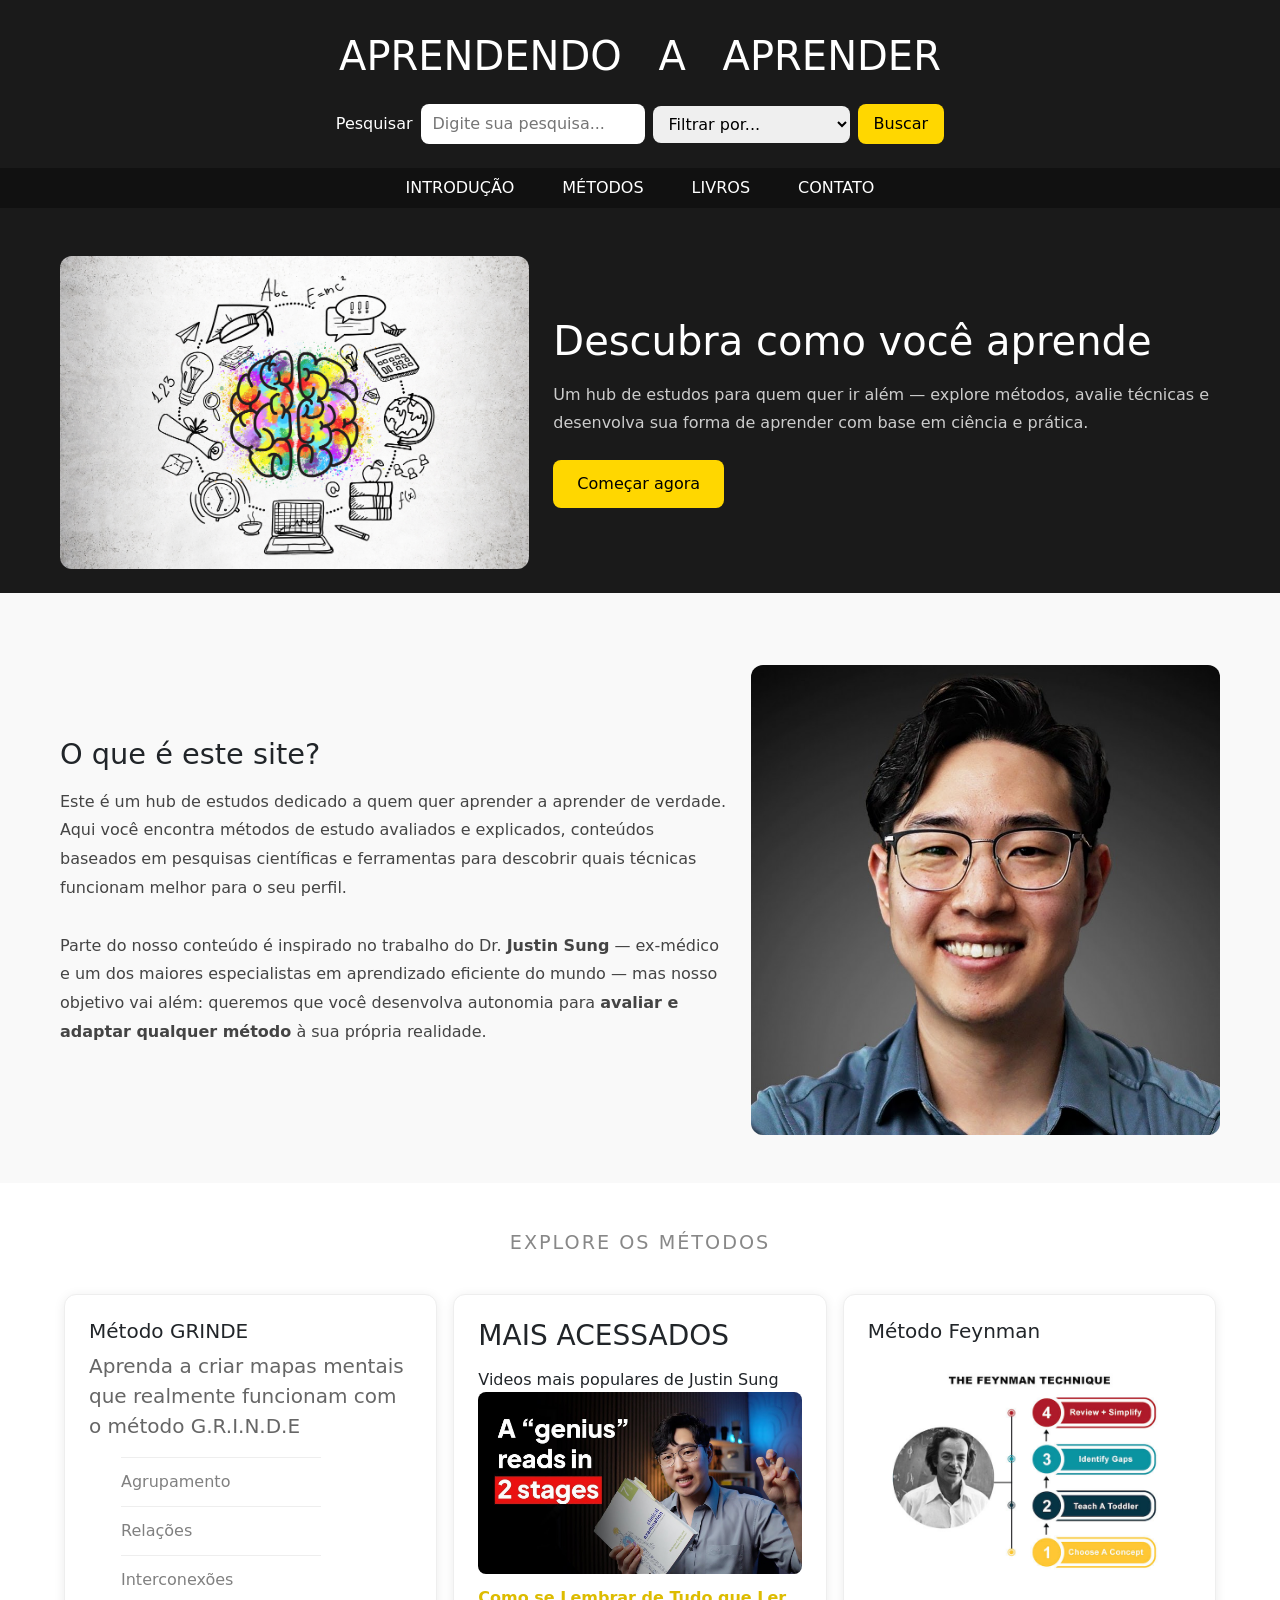
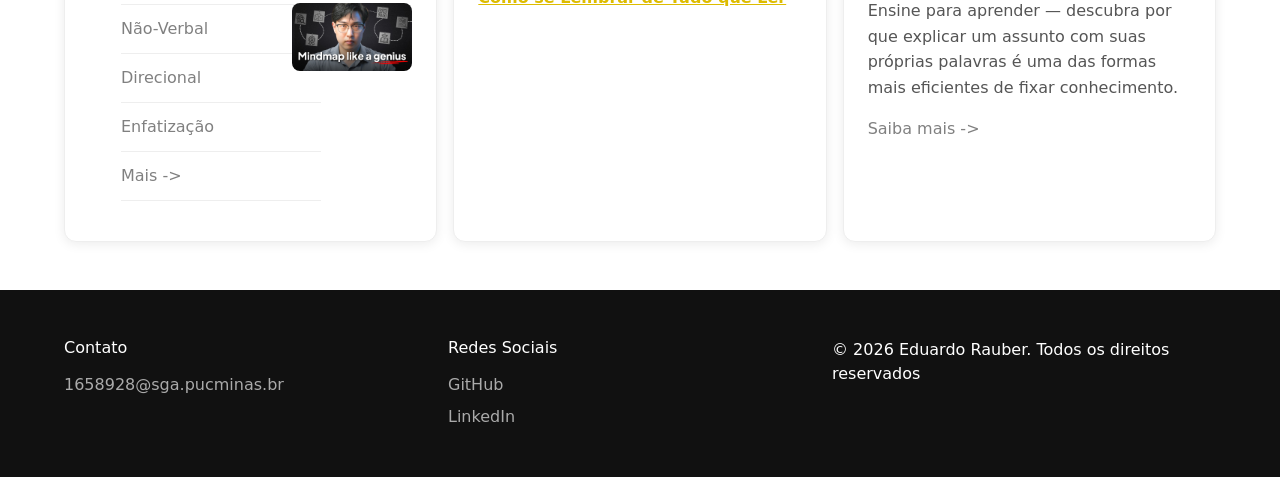
<file: public/index.html>
<!DOCTYPE html>
<html lang="en">
<head>
    <meta charset="UTF-8">
    <meta name="viewport" content="width=device-width, initial-scale=1.0">
    <title>Aprendendo a Aprender</title>
    <link href="https://cdn.jsdelivr.net/npm/bootstrap@5.3.8/dist/css/bootstrap.min.css" rel="stylesheet" integrity="sha384-sRIl4kxILFvY47J16cr9ZwB07vP4J8+LH7qKQnuqkuIAvNWLzeN8tE5YBujZqJLB" crossorigin="anonymous">
    <link rel="stylesheet" href="css/style.css">
</head>
<body>
    <div class="header-background">
        <header class="header-principal">
            <h1>APRENDENDO A APRENDER</h1>

            <form class="form-pesquisa flex-wrap">
                <label for="pesquisa">Pesquisar</label>
                <input type="search" name="pesquisa" id="pesquisa" placeholder="Digite sua pesquisa...">
                
                <select name="categoria" id="categoria">
                    <option value="">Filtrar por...</option>
                    <option value="metodos">Métodos de estudo</option>
                    <option value="mapas">Mapas mentais</option>
                </select>

                <button type="submit">Buscar</button>
            </form>
        </header>

        <nav class="nav-principal" aria-label="Menu Principal">
            <div class="nav-background">
                <ul class="d-flex justify-content-center gap-2 gap-sm-5 list-unstyled mb-0 py-2 flex-wrap">
                    <li><a href="em-construcao.html">INTRODUÇÃO</a></li>
                    <li><a href="em-construcao.html">MÉTODOS</a></li>
                    <li><a href="em-construcao.html">LIVROS</a></li>
                    <li><a href="em-construcao.html">CONTATO</a></li>
                </ul>
            </div>
        </nav>
    </div>

    <main class="main-principal">

        <section class="banner-principal container-fluid">
            <div class="row align-items-center g-4 px-5 py-5">
                <div class="col-md-5">
                    <img src="images/brain.png" alt="Banner principal do site" class="banner-imagem w-100">
                </div>
                <div class="col-md-7">
                    <div class="banner-texto">
                        <h2>Descubra como você aprende</h2>
                        <p>Um hub de estudos para quem quer ir além — explore métodos, avalie técnicas e desenvolva sua forma de aprender com base em ciência e prática.</p>
                        <a href="em-construcao.html" class="banner-botao">Começar agora</a>
                    </div>
                </div>
            </div>
        </section>

        <section class="section-introducao container-fluid">
            <div class="row align-items-center g-4 px-5 py-5">
                <div class="col-md-7">
                    <div class="introducao-texto">
                        <h2>O que é este site?</h2>
                        <p>Este é um hub de estudos dedicado a quem quer aprender a aprender de verdade. Aqui você encontra métodos de estudo avaliados e explicados, conteúdos baseados em pesquisas científicas e ferramentas para descobrir quais técnicas funcionam melhor para o seu perfil.
                        <br><br>
                        Parte do nosso conteúdo é inspirado no trabalho do Dr. <b>Justin Sung</b> — ex-médico e um dos maiores especialistas em aprendizado eficiente do mundo — mas nosso objetivo vai além: queremos que você desenvolva autonomia para <b>avaliar e adaptar qualquer método</b> à sua própria realidade.</p>
                    </div>
                </div>
                <div class="col-md-5">
                    <img src="images/Justin.jpg" alt="Imagem ilustrativa do Justin" class="ImagemJustin w-100">
                </div>
            </div>
        </section>

        <section class="section-estudos container-fluid">
            <header>
                <h3 class="h3meiotela">EXPLORE OS MÉTODOS</h3>
            </header>

            <div class="row g-3 article-separate">
                <div class="col-md-6 col-lg-4">
                    <article class="article-grinde h-100">
                        <header>
                            <h3>Método GRINDE</h3>
                        </header>
                        <h5>Aprenda a criar mapas mentais que realmente funcionam com o método G.R.I.N.D.E</h5>

                        <div class="row align-items-center">
                            <div class="col-7">
                                <div class="artigos">
                                    <ul>
                                        <li><a href="em-construcao.html">Agrupamento</a></li>
                                        <li><a href="em-construcao.html">Relações</a></li>
                                        <li><a href="em-construcao.html">Interconexões</a></li>
                                        <li><a href="em-construcao.html">Não-Verbal</a></li>
                                        <li><a href="em-construcao.html">Direcional</a></li>
                                        <li><a href="em-construcao.html">Enfatização</a></li>
                                        <li><a href="em-construcao.html">Mais -></a></li>
                                    </ul>
                                </div>
                            </div>
                            <div class="col-5">
                                <img src="images/grinde.jpg" alt="Método GRINDE" class="w-100" style="border-radius: 8px;">
                            </div>
                        </div>
                    </article>
                </div>

                <div class="col-md-6 col-lg-4">
                    <article class="article-populares h-100">
                        <h3>MAIS ACESSADOS</h3>
                        Videos mais populares de Justin Sung
                        <a href="https://www.youtube.com/watch?v=okHkUIW46ks" target="_blank">
                            <img src="images/2Stages.jpg" alt="Popular Video" class="twoStages">
                        </a>
                        <div class="titulo-hover">
                            <span class="titulo-pt"><a href="em-construcao.html">Como se Lembrar de Tudo que Ler</a></span>
                            <span class="titulo-en">-> How to Remember Everything You Read</span>
                        </div>
                    </article>
                </div>

                <div class="col-md-6 col-lg-4">
                    <article class="article-destaque h-100">
                        <header>
                            <h3>Método Feynman</h3>
                        </header>
                        <img src="images/what-is-the-feynman-technique.jpg" alt="Método Feynman" class="img-card">
                        <p>Ensine para aprender — descubra por que explicar um assunto com suas próprias palavras é uma das formas mais eficientes de fixar conhecimento.</p>
                        <a href="em-construcao.html">Saiba mais -></a>
                    </article>
                </div>
            </div>
        </section>

    </main>

    <footer class="footer-principal container-fluid">
        <div class="row w-100">
            <div class="col-md-4 footer-coluna">
                <h3>Contato</h3>
                <a href="mailto:1658928@sga.pucminas.br">1658928@sga.pucminas.br</a>
            </div>

            <div class="col-md-4 footer-coluna">
                <h3>Redes Sociais</h3>
                <a href="https://github.com/EdRauber" target="_blank">GitHub</a>
                <a href="em-construcao.html">LinkedIn</a>
            </div>

            <div class="col-md-4 footer-coluna">
                <p>&copy; 2026 Eduardo Rauber. Todos os direitos reservados</p>
            </div>
        </div>
    </footer>

    <script src="https://cdn.jsdelivr.net/npm/bootstrap@5.3.8/dist/js/bootstrap.bundle.min.js" integrity="sha384-FKyoEForCGlyvwx9Hj09JcYn3nv7wiPVlz7YYwJrWVcXK/BmnVDxM+D2scQbITxI" crossorigin="anonymous"></script>
</body>
</html>
</file>
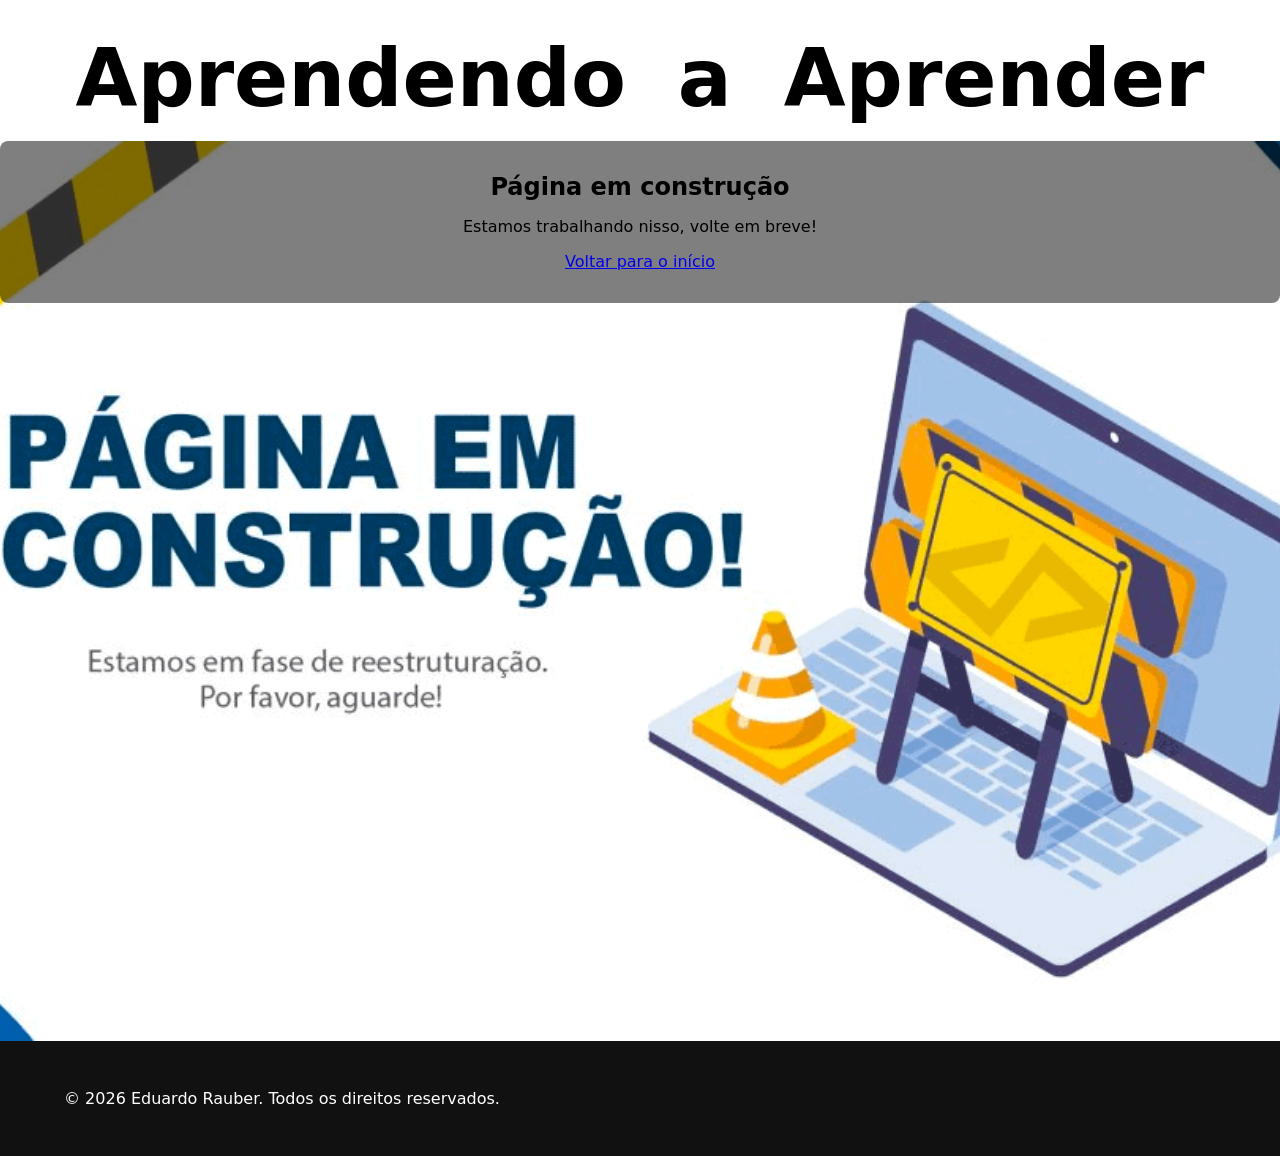
<file: public/em-construcao.html>
<!DOCTYPE html>
<html lang="en">
  <head>
    <meta charset="UTF-8">
    <meta name="viewport" content="width=device-width, initial-scale=1.0">
    <title>Em Construção — Aprender a Aprender</title>
    <link rel="stylesheet" href="style.css">
  </head>
  <body>
    <header>
      <h1>Aprendendo a Aprender</h1>
    </header>

    <main class="em-construcao">
        <div class="em-construcao-conteudo">
        <h2>Página em construção</h2>
        <p>Estamos trabalhando nisso, volte em breve!</p>
        <a href="index.html">Voltar para o início</a>
        </div>
    </main>

    <footer class="footer-principal">
      <p>&copy; 2026 Eduardo Rauber. Todos os direitos reservados.</p>
    </footer>
  </body>
</html>
</file>
<file: public/css/style.css>
* {
    padding: 0;
    margin: 0;
    box-sizing: border-box;
    font-family: system-ui, -apple-system, BlinkMacSystemFont, 'Segoe UI', Roboto, Oxygen, Ubuntu, Cantarell, 'Open Sans', 'Helvetica Neue', sans-serif;
}
/* =====================
   HEADER
===================== */
header h1 {
    text-align: center;
    word-spacing: 24px;
    padding: 32px 0 16px;
}

.header-background {
    background-color: #1a1a1a;
    color: white;
}

.form-pesquisa {
    display: flex;
    align-items: center;
    justify-content: center;
    gap: 8px;
    padding-bottom: 24px;
}

.form-pesquisa input {
    padding: 8px 12px;
    border-radius: 8px;
    border: none;
}

.form-pesquisa select {
    padding: 8px 12px;
    border-radius: 8px;
    border: none;
    cursor: pointer;
}

.form-pesquisa button {
    padding: 8px 16px;
    border-radius: 8px;
    border: none;
    background-color: gold;
    color: black;
    cursor: pointer;
    font-weight: 500;
}

.form-pesquisa button:hover {
    background-color: #e6c200;
}

/* =====================
   NAV
===================== */
.nav-principal {
    position: sticky;
    top: 0;
    z-index: 100;
}

.nav-principal a {
    color: white;
    text-decoration: none;
}

.nav-principal a:hover {
    color: gold;
}

.nav-background {
    background-color: #111;
}

/* =====================
   BANNER
===================== */
.banner-principal {
    background-color: #1a1a1a;
}

.banner-imagem {
    border-radius: 12px;
}

.banner-texto h2 {
    font-size: 2.5rem;
    margin-bottom: 16px;
    color: white;
}

.banner-texto p {
    color: #ccc;
    line-height: 1.7;
    margin-bottom: 24px;
}

.banner-botao {
    display: inline-block;
    padding: 12px 24px;
    background-color: gold;
    color: black;
    border-radius: 8px;
    text-decoration: none;
    font-weight: 500;
    transition: background-color 0.2s;
}

.banner-botao:hover {
    background-color: #e6c200;
}

/* =====================
   INTRODUÇÃO
===================== */
.section-introducao {
    background-color: #f9f9f9;
}

.introducao-texto h2 {
    font-size: 1.8rem;
    margin-bottom: 16px;
}

.introducao-texto p {
    line-height: 1.8;
    color: #444;
}

.ImagemJustin {
    border-radius: 12px;
}

/* =====================
   ESTUDOS
===================== */
.section-estudos {
    padding: 48px 64px;
    background-color: white;
}

.h3meiotela {
    text-align: center;
    padding: 0 0 32px;
    font-size: 1.2rem;
    letter-spacing: 2px;
    color: #888;
}

article {
    padding: 24px;
    border-radius: 12px;
    box-shadow: 0 2px 12px rgba(0, 0, 0, 0.08);
    background-color: white;
    border: 1px solid #eee;
}

/* =====================
   ARTICLE GRINDE
===================== */
.article-grinde > header > h3 {
    font-size: 20px;
    margin-bottom: 8px;
}

.article-grinde h5 {
    color: #666;
    font-weight: 400;
    margin-bottom: 16px;
    line-height: 1.5;
}

.article-grinde a {
    color: grey;
    text-decoration: none;
}

.article-grinde a:hover {
    color: black;
}

.artigos li {
    list-style: none;
    padding: 12px 0;
    border-bottom: 1px solid #eee;
    width: 200px;
}

.artigos li:first-child {
    border-top: 1px solid #eee;
}

/* =====================
   ARTICLE POPULARES
===================== */
.article-populares h3 {
    margin-bottom: 16px;
}

.twoStages {
    width: 100%;
    cursor: pointer;
    transition: opacity 0.3s;
    border-radius: 8px;
}

.twoStages:hover {
    opacity: 0.8;
}

.titulo-pt {
    color: rgb(221, 188, 0);
    text-decoration: underline;
    font-weight: bold;
}

.titulo-pt a {
    color: inherit;
    text-decoration: none;
}

.titulo-pt a:hover {
    color: gold;
}

.titulo-hover {
    display: flex;
    align-items: center;
    gap: 8px;
    margin-top: 12px;
}

.titulo-en {
    width: 0;
    overflow: hidden;
    white-space: nowrap;
    transition: width 0.3s;
}

.titulo-hover:hover .titulo-en {
    width: 350px;
}

/* =====================
   ARTICLE DESTAQUE
===================== */
.article-destaque > header > h3 {
    font-size: 20px;
    margin-bottom: 8px;
}

.article-destaque img {
    width: 100%;
    border-radius: 8px;
    margin: 12px 0;
}

.article-destaque p {
    margin: 8px 0 16px;
    color: #555;
    line-height: 1.6;
}

.article-destaque a {
    color: grey;
    text-decoration: none;
}

.article-destaque a:hover {
    color: black;
}

/* =====================
   FOOTER
===================== */
.footer-principal {
    padding: 48px 64px;
    background-color: #111;
    color: white;
}

.footer-principal a {
    color: #aaa;
    text-decoration: none;
}

.footer-principal a:hover {
    color: gold;
}

.footer-coluna > h3 {
    font-size: 16px;
    font-weight: 500;
    color: white;
    margin-bottom: 8px;
}

.footer-coluna {
    display: flex;
    flex-direction: column;
    gap: 8px;
}

/* =====================
   EM CONSTRUÇÃO
===================== */
.em-construcao {
    background-image: url(../images/PaginaEmConstrucao.png);
    background-size: cover;
    background-position: center;
    min-height: 100vh;
}

.em-construcao-conteudo {
    display: flex;
    flex-direction: column;
    align-items: center;
    gap: 16px;
    background-color: rgba(0, 0, 0, 0.5);
    padding: 32px;
    border-radius: 8px;
}
</file>
<file: public/style.css>
* {
    padding: 0;
    margin: 0;
    box-sizing: border-box;
    font-family: system-ui, -apple-system, BlinkMacSystemFont, 'Segoe UI', Roboto, Oxygen, Ubuntu, Cantarell, 'Open Sans', 'Helvetica Neue', sans-serif;
}

/* =====================
   HEADER
===================== */
header h1 {
    display: flex;
    justify-content: center;
    word-spacing: 24px;
    font-size: 500%;
    padding: 32px 0 16px;
}

.header-background {
    background-color: #1a1a1a;
    color: white;
}

.form-pesquisa {
    display: flex;
    align-items: center;
    justify-content: center;
    gap: 8px;
    padding-bottom: 24px;
}

.form-pesquisa input {
    padding: 8px 12px;
    border-radius: 8px;
    border: none;
}

.form-pesquisa select {
    padding: 8px 12px;
    border-radius: 8px;
    border: none;
    cursor: pointer;
}

.form-pesquisa button {
    padding: 8px 16px;
    border-radius: 8px;
    border: none;
    background-color: gold;
    color: black;
    cursor: pointer;
    font-weight: 500;
}

.form-pesquisa button:hover {
    background-color: #e6c200;
}

/* =====================
   NAV
===================== */
.nav-principal {
    position: sticky;
    top: 0;
    z-index: 100;
}

.nav-principal a {
    color: white;
    text-decoration: none;
}

.nav-principal a:hover {
    color: gold;
}

.nav-principal ul {
    display: flex;
    justify-content: center;
    list-style: none;
    gap: 64px;
    padding: 12px 0;
    margin: 0;
}

.nav-background {
    background-color: #111;
}

/* =====================
   BANNER
   Flexbox: imagem e texto lado a lado
===================== */
.banner-principal {
    display: flex;
    align-items: center;
    justify-content: space-between;
    padding: 48px 64px;
    gap: 48px;
}

.banner-imagem {
    width: 40%;
    border-radius: 12px;
}

.banner-texto {
    width: 55%;
}

.banner-texto h2 {
    font-size: 2.5rem;
    margin-bottom: 16px;
    color: white;
}

.banner-texto p {
    color: #ccc;
    line-height: 1.7;
    margin-bottom: 24px;
}

.banner-botao {
    display: inline-block;
    padding: 12px 24px;
    background-color: gold;
    color: black;
    border-radius: 8px;
    text-decoration: none;
    font-weight: 500;
    transition: background-color 0.2s;
}

.banner-botao:hover {
    background-color: #e6c200;
}

/* =====================
   INTRODUÇÃO
   Flexbox: texto e imagem lado a lado
===================== */
.section-introducao {
    display: flex;
    justify-content: space-between;
    align-items: center;
    padding: 64px;
    gap: 48px;
    background-color: #f9f9f9;
}

.introducao-texto {
    width: 60%;
}

.introducao-texto h2 {
    font-size: 1.8rem;
    margin-bottom: 16px;
}

.introducao-texto p {
    line-height: 1.8;
    color: #444;
}

.ImagemJustin {
    width: 32%;
    border-radius: 12px;
}

/* =====================
   ESTUDOS
   Grid: 3 colunas iguais no desktop
===================== */
.section-estudos {
    padding: 48px 64px;
    background-color: white;
}

.h3meiotela {
    display: flex;
    justify-content: center;
    padding: 0 0 32px;
    font-size: 1.2rem;
    letter-spacing: 2px;
    color: #888;
}

.article-separate {
    display: grid;
    grid-template-columns: 1fr 1fr 1fr;
    gap: 24px;
}

article {
    padding: 24px;
    border-radius: 12px;
    box-shadow: 0 2px 12px rgba(0, 0, 0, 0.08);
    background-color: white;
    border: 1px solid #eee;
}

/* =====================
   ARTICLE GRINDE
===================== */
.article-grinde > header > h3 {
    font-size: 20px;
    margin-bottom: 8px;
}

.article-grinde h5 {
    color: #666;
    font-weight: 400;
    margin-bottom: 16px;
    line-height: 1.5;
}

.article-grinde a {
    color: grey;
    text-decoration: none;
}

.article-grinde a:hover {
    color: black;
}

.artigos li {
    list-style: none;
    padding: 12px 0;
    border-bottom: 1px solid #eee;
    width: 200px;
}

.artigos li:first-child {
    border-top: 1px solid #eee;
}

/* =====================
   ARTICLE POPULARES
===================== */
.article-populares h3 {
    margin-bottom: 16px;
}

.twoStages {
    width: 100%;
    cursor: pointer;
    transition: opacity 0.3s;
    border-radius: 8px;
}

.twoStages:hover {
    opacity: 0.8;
}

.titulo-pt {
    color: rgb(221, 188, 0);
    text-decoration: underline;
    font-weight: bold;
}

.titulo-pt a {
    color: inherit;
    text-decoration: none;
}

.titulo-pt a:hover {
    color: gold;
}

.titulo-hover {
    display: flex;
    align-items: center;
    gap: 8px;
    margin-top: 12px;
}

.titulo-en {
    width: 0;
    overflow: hidden;
    white-space: nowrap;
    transition: width 0.3s;
}

.titulo-hover:hover .titulo-en {
    width: 350px;
}

/* =====================
   ARTICLE DESTAQUE
===================== */
.article-destaque > header > h3 {
    font-size: 20px;
    margin-bottom: 8px;
}

.article-destaque img {
    width: 100%;
    border-radius: 8px;
    margin: 12px 0;
}

.article-destaque p {
    margin: 8px 0 16px;
    color: #555;
    line-height: 1.6;
}

.article-destaque a {
    color: grey;
    text-decoration: none;
}

.article-destaque a:hover {
    color: black;
}

/* =====================
   FOOTER
   Flexbox: colunas lado a lado
===================== */
.footer-principal {
    display: flex;
    justify-content: space-between;
    align-items: flex-start;
    padding: 48px 64px;
    background-color: #111;
    color: white;
}

.footer-principal a {
    color: #aaa;
    text-decoration: none;
}

.footer-principal a:hover {
    color: gold;
}

.footer-coluna > h3 {
    font-size: 16px;
    font-weight: 500;
    color: white;
    margin-bottom: 8px;
}

.footer-coluna {
    display: flex;
    flex-direction: column;
    gap: 8px;
}

/* =====================
   EM CONSTRUÇÃO
===================== */
.em-construcao {
    background-image: url(images/PaginaEmConstrucao.png);
    background-size: cover;
    background-position: center;
    min-height: 100vh;
}

.em-construcao-conteudo {
    display: flex;
    flex-direction: column;
    align-items: center;
    gap: 16px;
    background-color: rgba(0, 0, 0, 0.5);
    padding: 32px;
    border-radius: 8px;
}

/* =====================
   TABLET (max-width: 1024px)
   Grid vira 2 colunas
   Layouts flexbox ficam menos largos
===================== */
@media (max-width: 1024px) {
    header h1 {
        font-size: 350%;
    }

    .banner-principal {
        padding: 40px 40px;
        gap: 32px;
    }

    .section-introducao {
        padding: 48px 40px;
        gap: 32px;
    }

    .section-estudos {
        padding: 40px 40px;
    }

    .article-separate {
        grid-template-columns: 1fr 1fr;
    }

    .article-grinde {
        grid-column: 1 / -1;
    }

    .nav-principal ul {
        gap: 32px;
    }

    .footer-principal {
        padding: 40px;
    }
}

/* =====================
   MOBILE (max-width: 768px)
   Grid vira 1 coluna
   Flexbox vira coluna única
===================== */
@media (max-width: 768px) {
    header h1 {
        font-size: 200%;
        word-spacing: 8px;
    }

    .form-pesquisa {
        flex-wrap: wrap;
        justify-content: center;
        padding: 0 16px 24px;
    }

    .banner-principal {
        flex-direction: column;
        padding: 32px;
    }

    .banner-imagem {
        width: 100%;
    }

    .banner-texto {
        width: 100%;
    }

    .section-introducao {
        flex-direction: column;
        padding: 32px;
    }

    .introducao-texto {
        width: 100%;
    }

    .ImagemJustin {
        width: 100%;
    }

    .section-estudos {
        padding: 32px;
    }

    .article-separate {
        grid-template-columns: 1fr;
    }

    .article-grinde {
        grid-column: auto;
    }

    .nav-principal ul {
        gap: 16px;
        flex-wrap: wrap;
        justify-content: center;
        padding: 8px 16px;
    }

    .footer-principal {
        flex-direction: column;
        gap: 24px;
        padding: 32px;
    }
}
</file>
